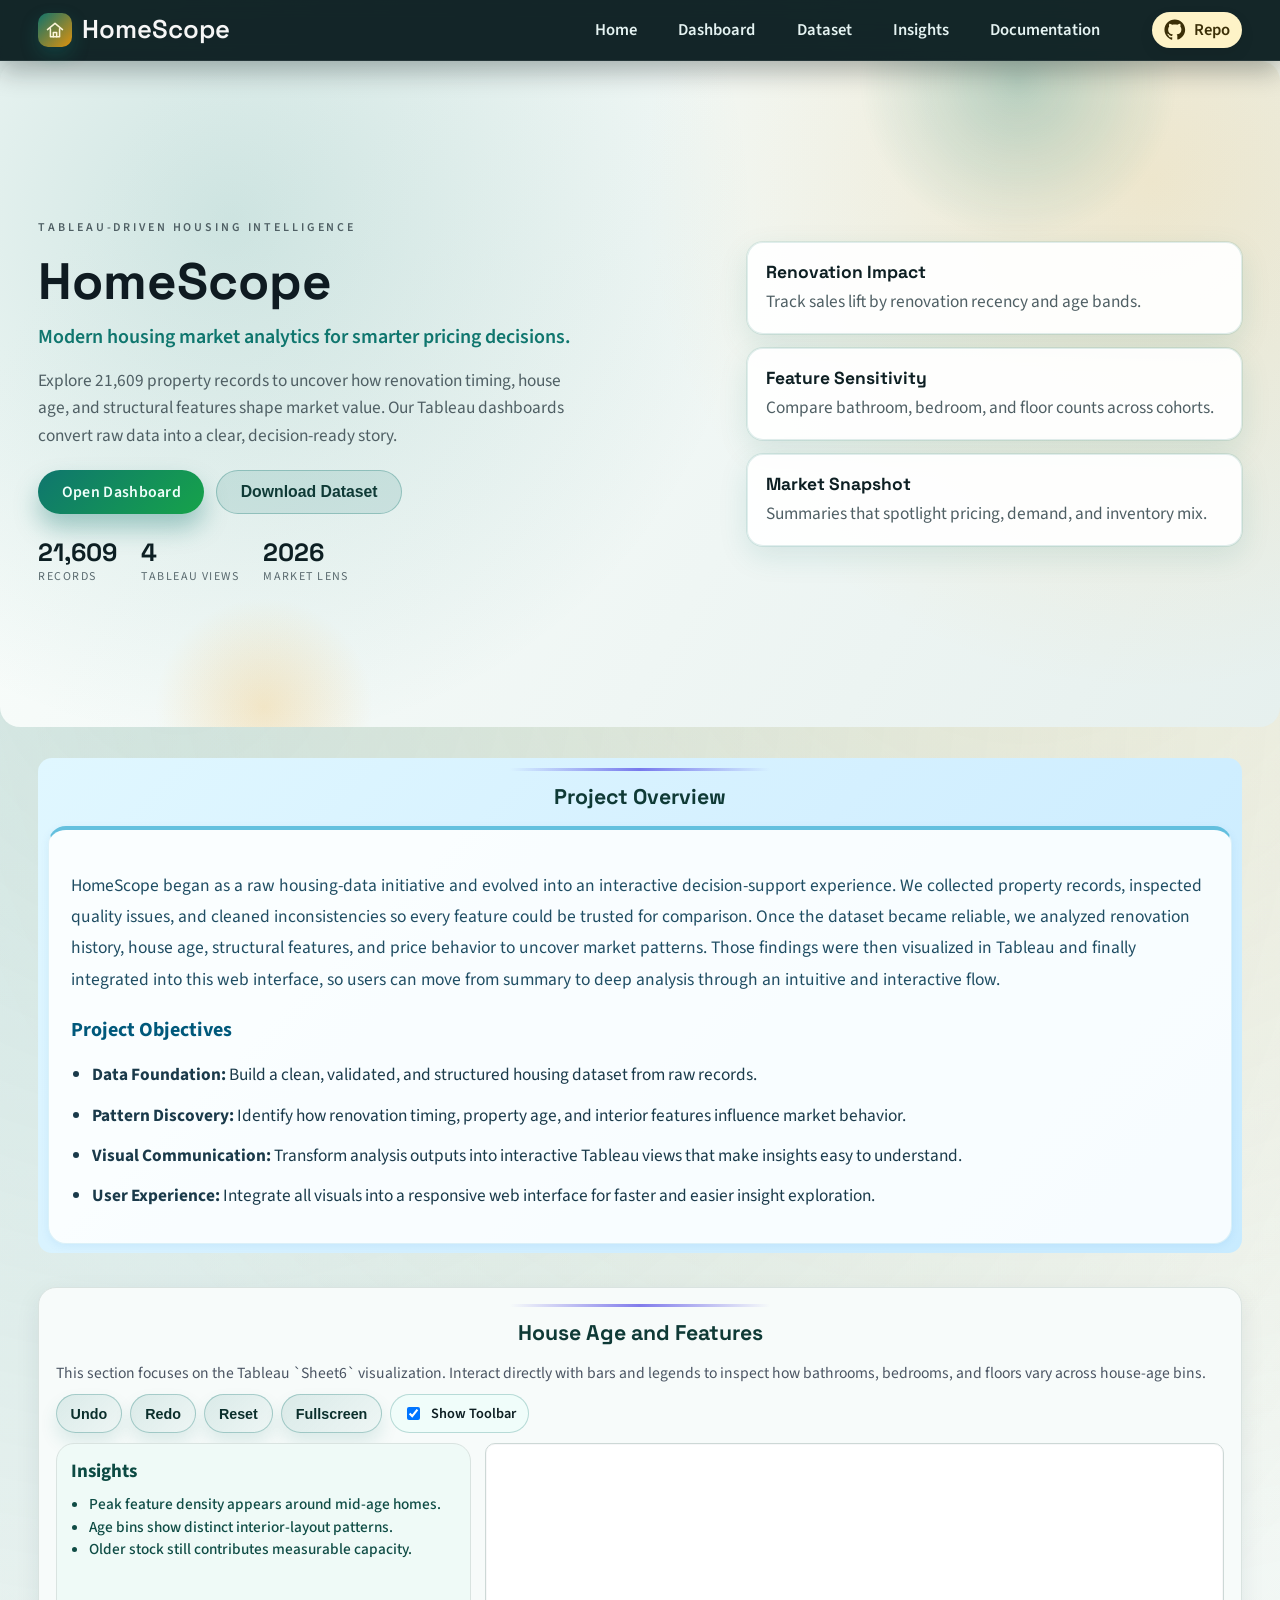
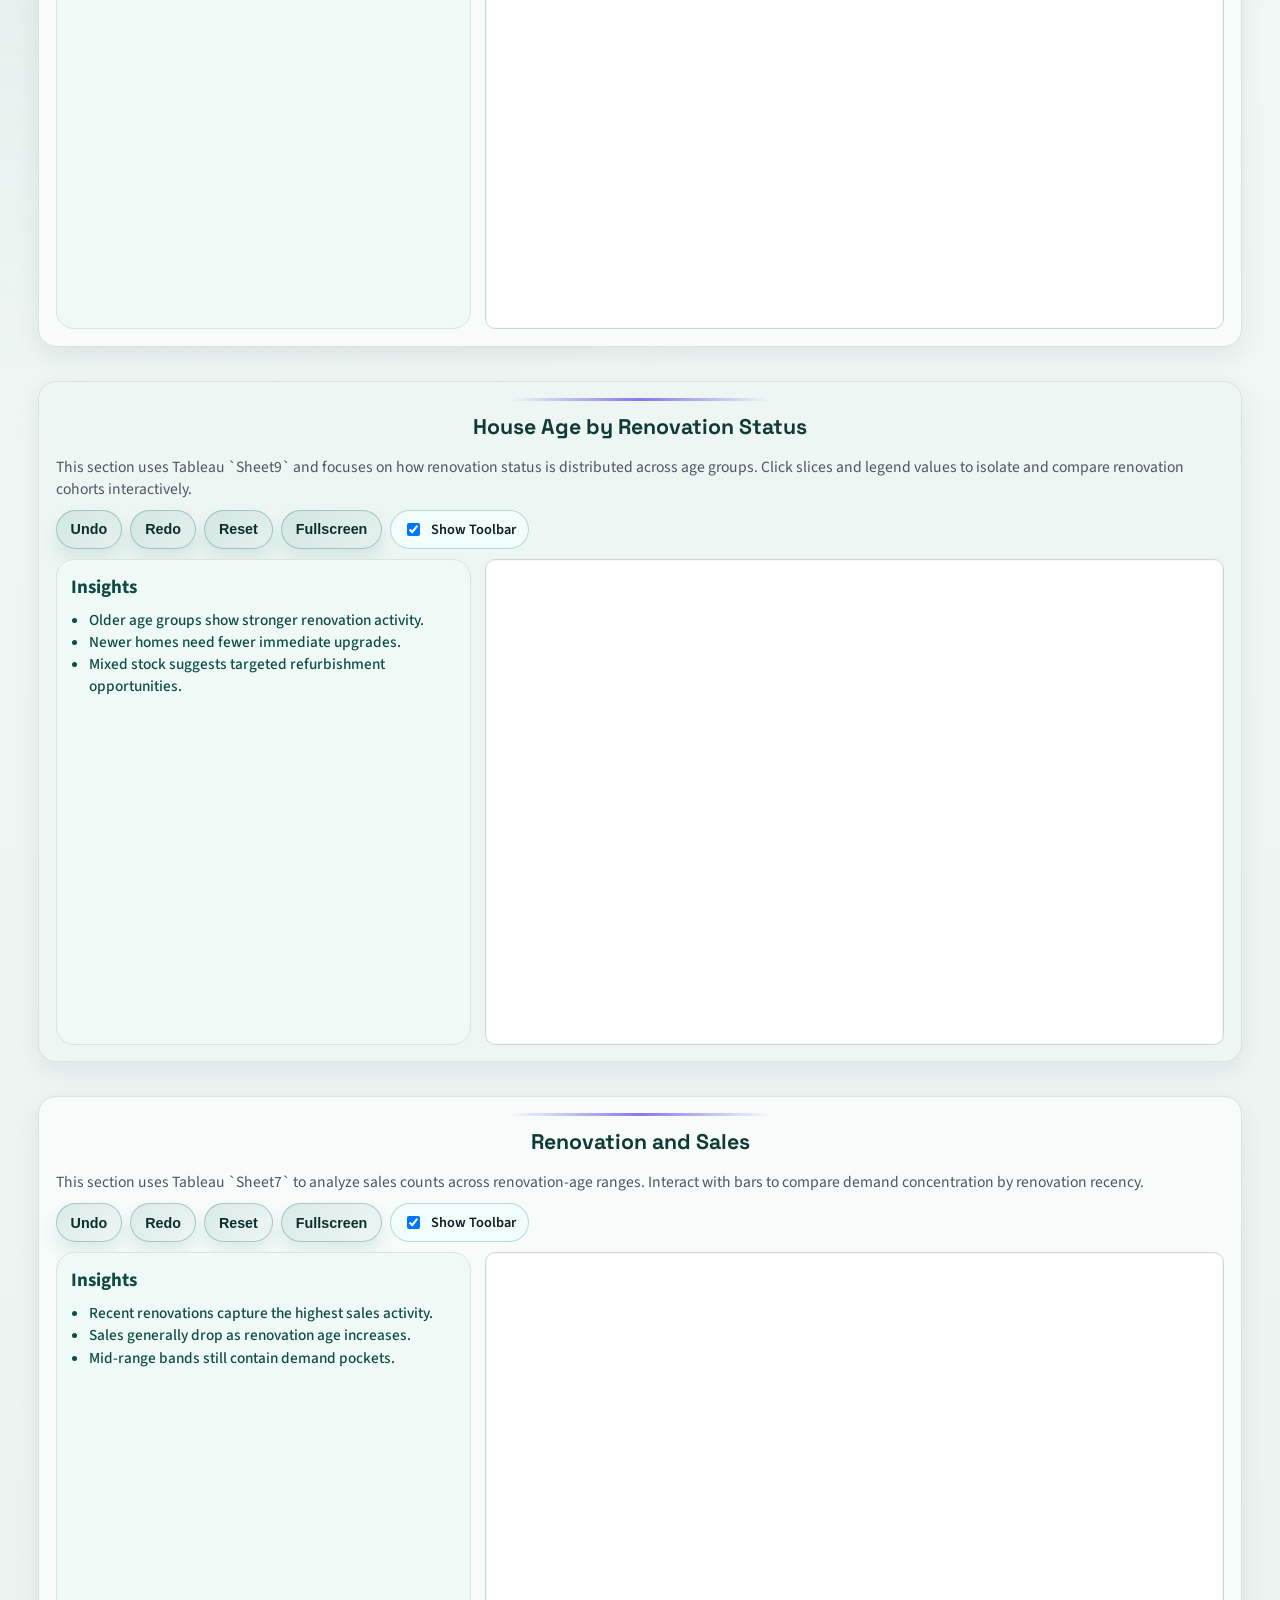
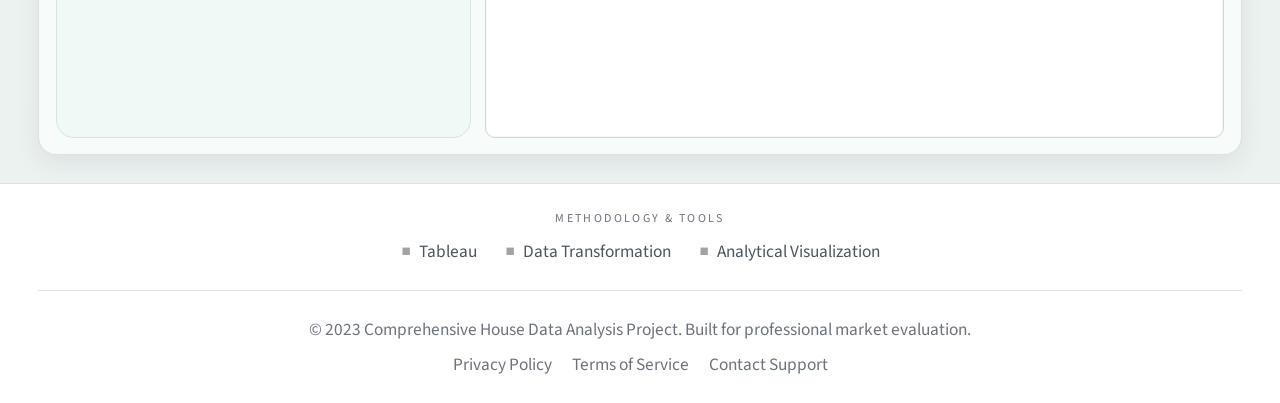
<file: index.html>
<!DOCTYPE html>
<html lang="en">
<head>
  <meta charset="UTF-8" />
  <meta name="viewport" content="width=device-width, initial-scale=1.0" />
  <meta http-equiv="refresh" content="0; url=web/templates/index.html" />
  <title>HomeScope</title>
</head>
<body>
  <p>Redirecting to HomeScope dashboard...</p>
  <p><a href="web/templates/index.html">Open Dashboard</a></p>
</body>
</html>
</file>
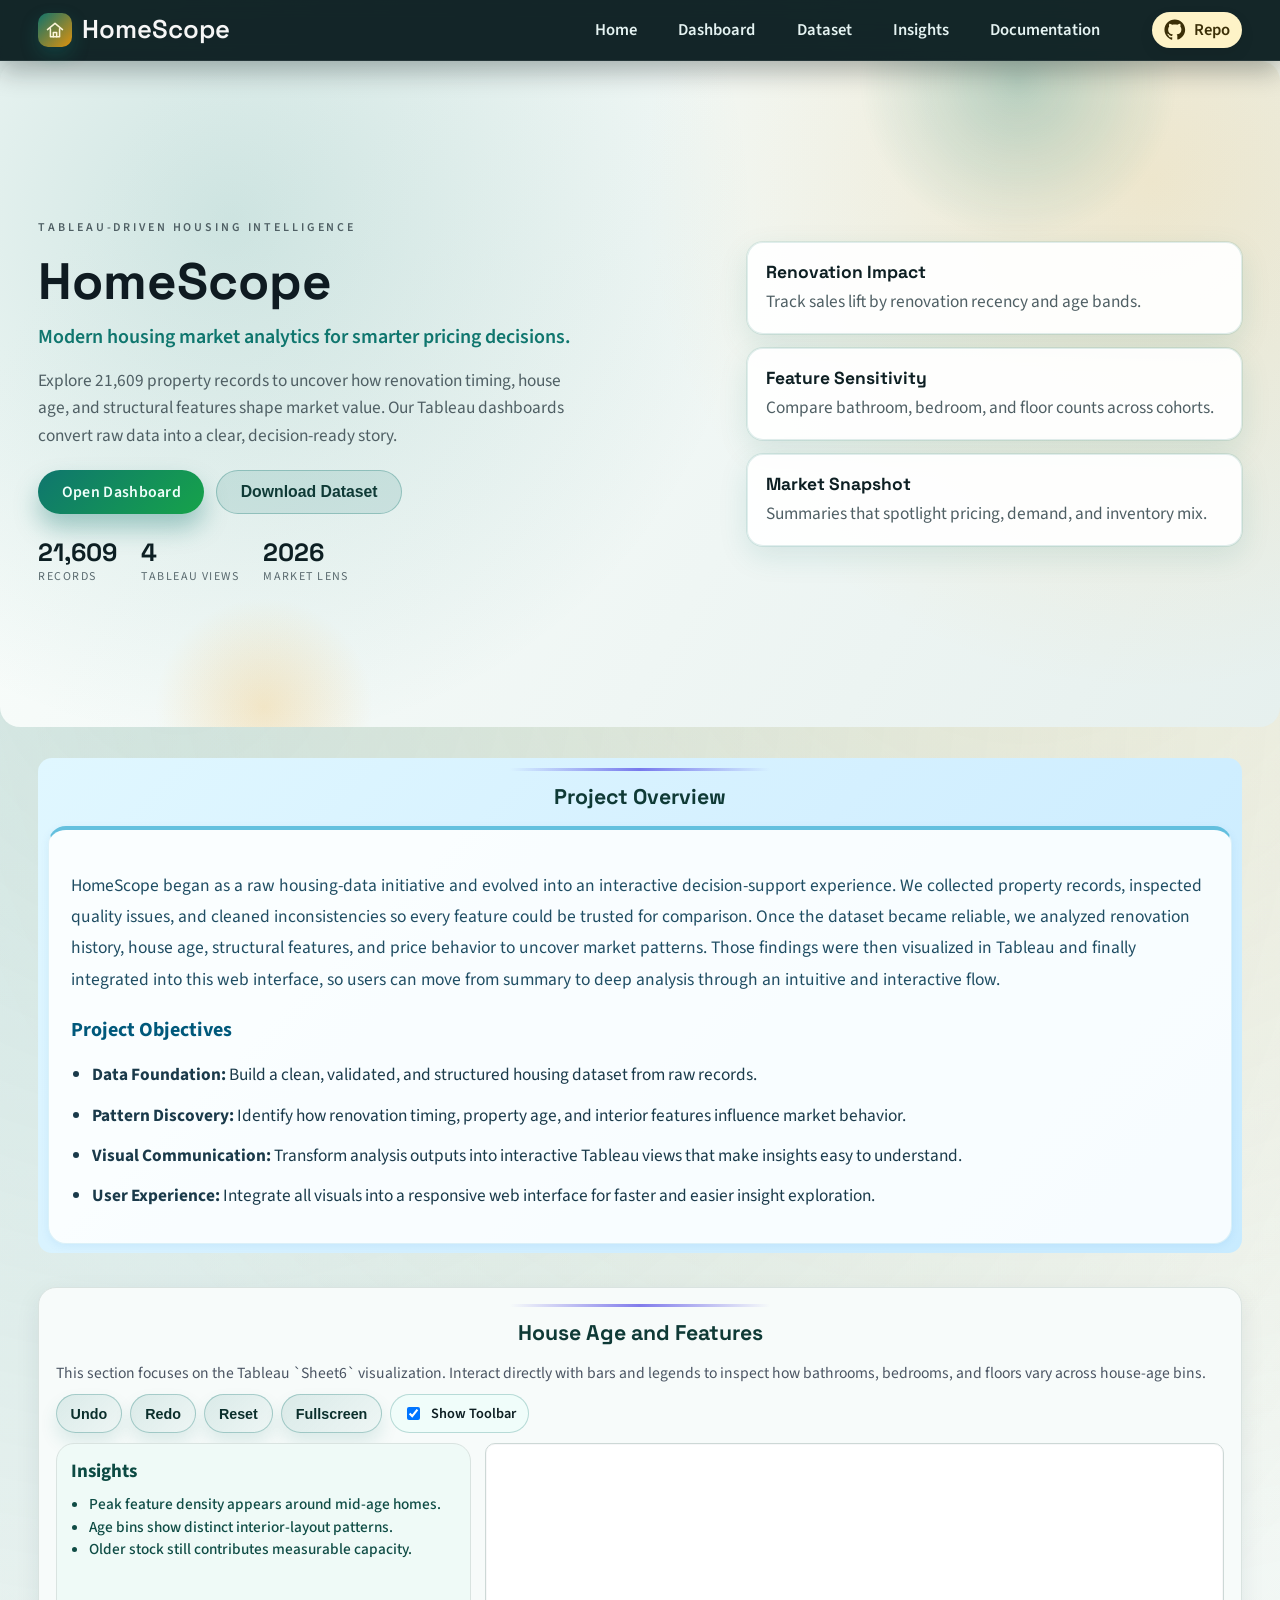
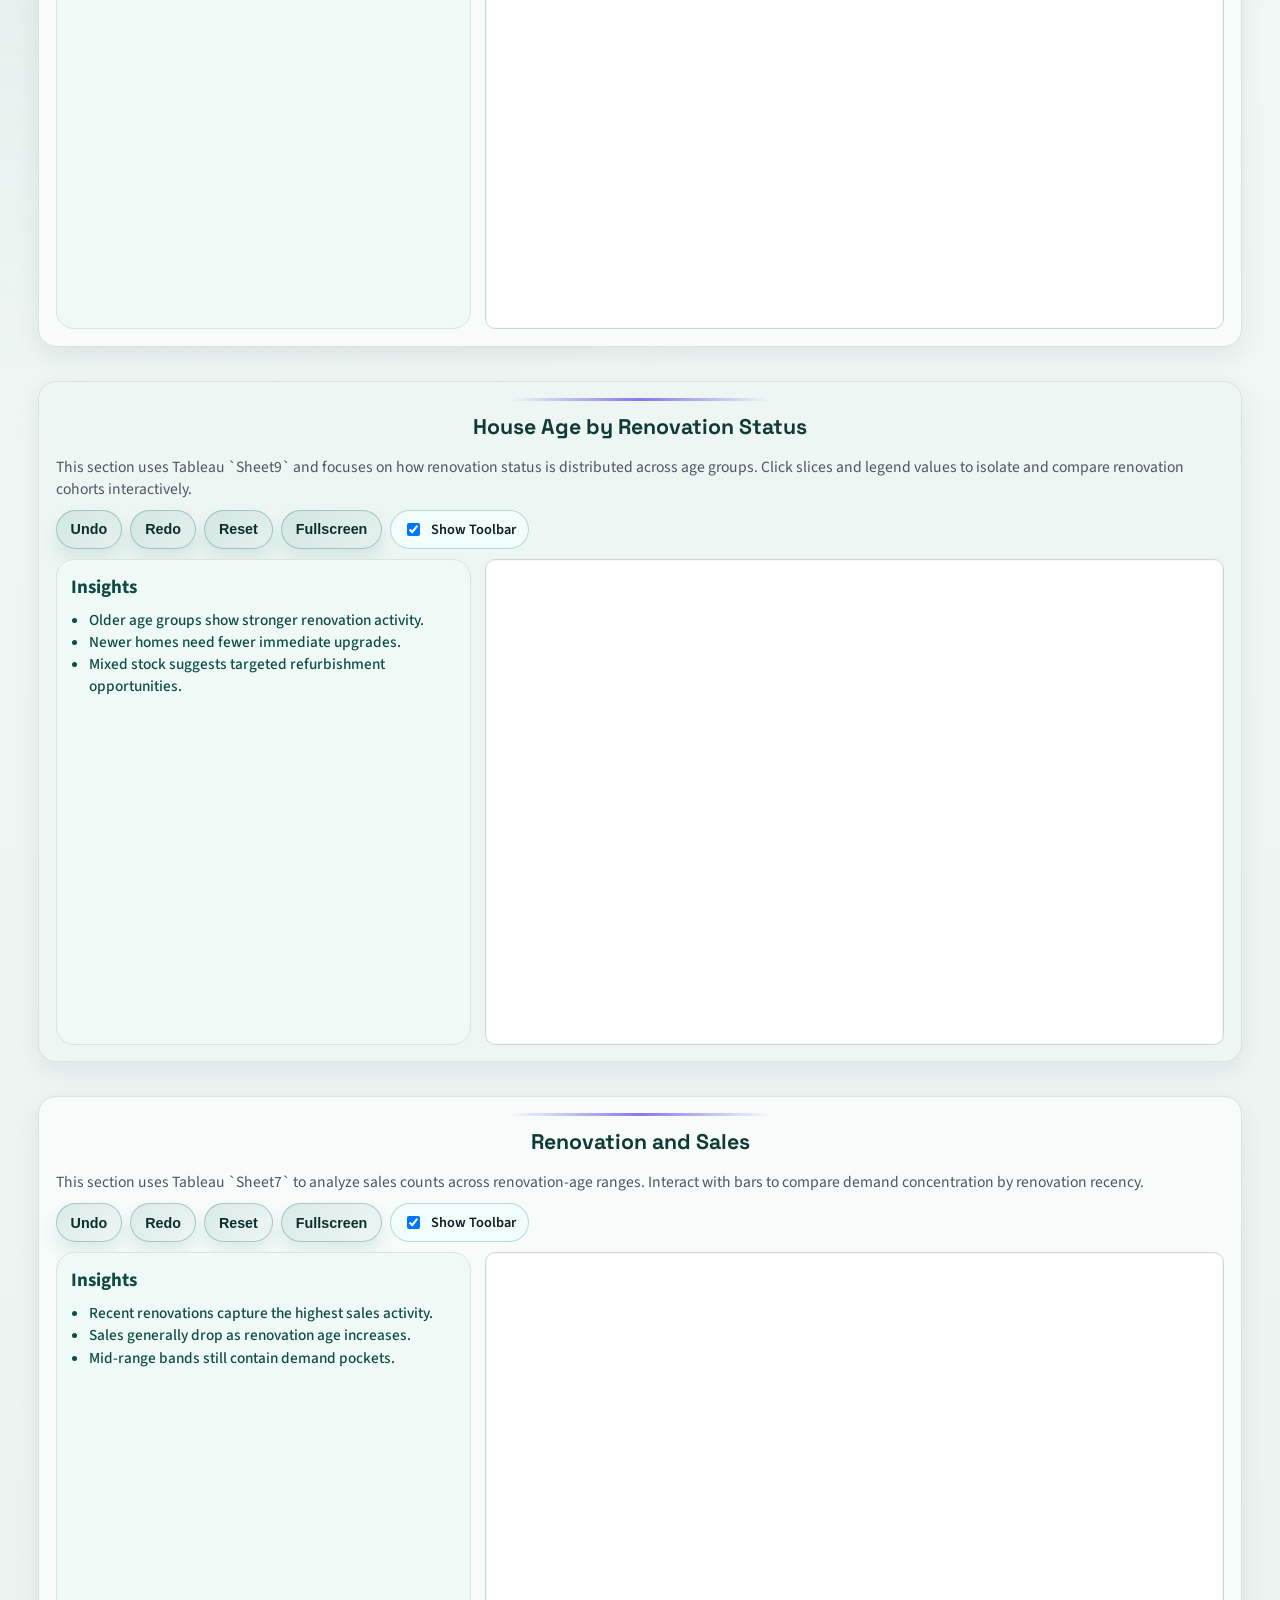
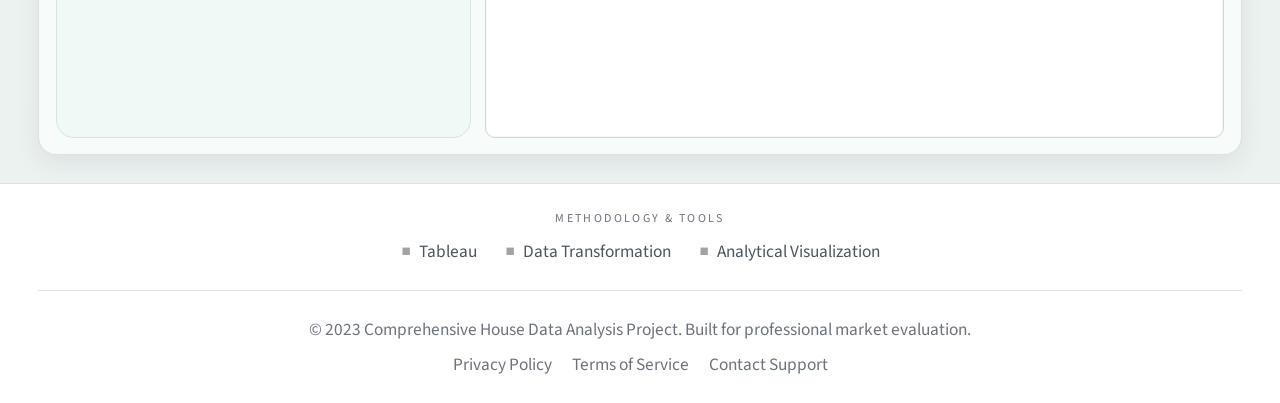
<file: web/templates/index.html>
<!DOCTYPE html>
<html lang="en">

<head>
	<meta charset="UTF-8" />
	<meta name="viewport" content="width=device-width, initial-scale=1.0" />
	<title>HomeScope | Housing Market Insights</title>
	<link rel="stylesheet" href="../static/css/style.css" />
</head>

<body>
	<header class="top-nav">
		<div class="container nav-inner">
			<div class="brand">
				<span class="brand-icon" aria-hidden="true">
					<svg viewBox="0 0 24 24" width="20" height="20" role="img" focusable="false">
						<path d="M3 11.5L12 4l9 7.5" fill="none" stroke="currentColor" stroke-width="1.8"
							stroke-linecap="round" stroke-linejoin="round" />
						<path d="M6.5 10.5V20h11V10.5" fill="none" stroke="currentColor" stroke-width="1.8"
							stroke-linecap="round" stroke-linejoin="round" />
						<path d="M10 20v-5h4v5" fill="none" stroke="currentColor" stroke-width="1.8"
							stroke-linecap="round" stroke-linejoin="round" />
					</svg>
				</span>
				<span class="brand-text">HomeScope</span>
			</div>
			<nav class="nav-links" aria-label="Main navigation">
				<a href="#top" class="nav-link">Home</a>
				<a href="dashboard.html" class="nav-link">Dashboard</a>
				<a href="dataset.html" class="nav-link">Dataset</a>
				<a href="#features" class="nav-link">Insights</a>
				<a href="https://github.com/Nova-022005/HomeScope#readme" target="_blank"
					rel="noopener noreferrer" class="nav-link">Documentation</a>
				<a class="github-link" href="https://github.com/Nova-022005/HomeScope.git" target="_blank"
					rel="noopener noreferrer" aria-label="Open GitHub repository">
					<svg class="github-icon" viewBox="0 0 24 24" aria-hidden="true" focusable="false">
						<path
							d="M12 0.5C5.65 0.5 0.5 5.65 0.5 12c0 5.08 3.29 9.38 7.86 10.9c0.58 0.1 0.79-0.25 0.79-0.56c0-0.28-0.01-1.02-0.02-2c-3.2 0.7-3.88-1.54-3.88-1.54c-0.52-1.33-1.27-1.68-1.27-1.68c-1.04-0.71 0.08-0.7 0.08-0.7c1.15 0.08 1.75 1.18 1.75 1.18c1.02 1.75 2.67 1.24 3.32 0.95c0.1-0.74 0.4-1.24 0.72-1.53c-2.55-0.29-5.24-1.28-5.24-5.68c0-1.25 0.45-2.27 1.18-3.07c-0.12-0.29-0.51-1.46 0.11-3.05c0 0 0.97-0.31 3.17 1.17c0.92-0.26 1.9-0.39 2.88-0.4c0.98 0.01 1.96 0.13 2.88 0.4c2.2-1.49 3.17-1.17 3.17-1.17c0.63 1.59 0.23 2.76 0.11 3.05c0.73 0.8 1.18 1.82 1.18 3.07c0 4.41-2.69 5.39-5.26 5.67c0.41 0.36 0.78 1.06 0.78 2.14c0 1.55-0.01 2.79-0.01 3.17c0 0.31 0.21 0.67 0.8 0.56c4.56-1.52 7.85-5.82 7.85-10.9C23.5 5.65 18.35 0.5 12 0.5z" />
					</svg>
					<span>Repo</span>
				</a>
			</nav>
		</div>
	</header>

	<main id="top">
		<section class="hero">
			<div class="container hero-grid">
				<div class="hero-copy">
					<p class="hero-eyebrow">Tableau-driven housing intelligence</p>
					<h1>HomeScope</h1>
					<h2>Modern housing market analytics for smarter pricing decisions.</h2>
					<p>
						Explore 21,609 property records to uncover how renovation timing, house age,
						and structural features shape market value. Our Tableau dashboards convert raw
						data into a clear, decision-ready story.
					</p>
					<div class="hero-actions">
						<a class="btn-primary" href="dashboard.html">Open Dashboard</a>
						<button class="btn-ghost" type="button" id="datasetBtnHero">Download Dataset</button>
					</div>
					<div class="hero-stats">
						<div>
							<span class="stat-value">21,609</span>
							<span class="stat-label">Records</span>
						</div>
						<div>
							<span class="stat-value">4</span>
							<span class="stat-label">Tableau Views</span>
						</div>
						<div>
							<span class="stat-value">2026</span>
							<span class="stat-label">Market Lens</span>
						</div>
					</div>
				</div>
				<div class="hero-visuals" aria-hidden="true">
					<div class="feature-card">
						<h3>Renovation Impact</h3>
						<p>Track sales lift by renovation recency and age bands.</p>
					</div>
					<div class="feature-card">
						<h3>Feature Sensitivity</h3>
						<p>Compare bathroom, bedroom, and floor counts across cohorts.</p>
					</div>
					<div class="feature-card">
						<h3>Market Snapshot</h3>
						<p>Summaries that spotlight pricing, demand, and inventory mix.</p>
					</div>
				</div>
			</div>
		</section>

		<section class="container project-overview" id="project-overview">
			<h3 class="section-title">Project Overview</h3>
			<div class="project-overview-card">
				<p class="overview-lead">
					HomeScope began as a raw housing-data initiative and evolved into an interactive decision-support
					experience.
					We collected property records, inspected quality issues, and cleaned inconsistencies so every
					feature could be trusted for comparison.
					Once the dataset became reliable, we analyzed renovation history, house age, structural features,
					and price behavior to uncover
					market patterns. Those findings were then visualized in Tableau and finally integrated into this web
					interface, so users can move
					from summary to deep analysis through an intuitive and interactive flow.
				</p>

				<h4>Project Objectives</h4>
				<ul class="overview-objectives">
					<li><strong>Data Foundation:</strong> Build a clean, validated, and structured housing dataset from
						raw records.</li>
					<li><strong>Pattern Discovery:</strong> Identify how renovation timing, property age, and interior
						features influence market behavior.</li>
					<li><strong>Visual Communication:</strong> Transform analysis outputs into interactive Tableau views
						that make insights easy to understand.</li>
					<li><strong>User Experience:</strong> Integrate all visuals into a responsive web interface for
						faster and easier insight exploration.</li>
				</ul>
			</div>
		</section>

		<section class="container interactive-panel" id="features" aria-label="Interactive Tableau sheet section">
			<h3 class="section-title">House Age and Features</h3>
			<p class="interactive-subtext">
				This section focuses on the Tableau `Sheet6` visualization. Interact directly with bars and legends
				to inspect how bathrooms, bedrooms, and floors vary across house-age bins.
			</p>
			<div class="viz-controls" role="group" aria-label="Tableau controls">
				<button id="undoBtn" type="button">Undo</button>
				<button id="redoBtn" type="button">Redo</button>
				<button id="resetBtn" type="button">Reset</button>
				<button id="fullscreenBtn" type="button">Fullscreen</button>
				<label class="toolbar-toggle" for="toolbarToggle">
					<input id="toolbarToggle" type="checkbox" checked />
					Show Toolbar
				</label>
			</div>

			<div class="analysis-grid">
				<aside class="observations-card">
					<h4>Insights</h4>
					<ul>
						<li>Peak feature density appears around mid-age homes.</li>
						<li>Age bins show distinct interior-layout patterns.</li>
						<li>Older stock still contributes measurable capacity.</li>
					</ul>
				</aside>

				<div id="tableauMount" class="tableau-mount" aria-live="polite">
					<noscript>
						<a href="https://public.tableau.com/views/completeskillwalletproject_17735011013020/Sheet6">
							<img alt="House Age Distribution by Number of Bathrooms, Bedrooms, and Floors"
								src="https://public.tableau.com/static/images/co/completeskillwalletproject_17735011013020/Sheet6/1_rss.png"
								style="border: none" />
						</a>
					</noscript>
				</div>
			</div>
		</section>

		<section class="container interactive-panel" aria-label="Interactive renovation status section">
			<h3 class="section-title"> House Age by Renovation Status</h3>
			<p class="interactive-subtext">
				This section uses Tableau `Sheet9` and focuses on how renovation status is distributed across age
				groups.
				Click slices and legend values to isolate and compare renovation cohorts interactively.
			</p>
			<div class="viz-controls" role="group" aria-label="Tableau controls for renovation view">
				<button id="undoBtn2" type="button">Undo</button>
				<button id="redoBtn2" type="button">Redo</button>
				<button id="resetBtn2" type="button">Reset</button>
				<button id="fullscreenBtn2" type="button">Fullscreen</button>
				<label class="toolbar-toggle" for="toolbarToggle2">
					<input id="toolbarToggle2" type="checkbox" checked />
					Show Toolbar
				</label>
			</div>

			<div class="analysis-grid">
				<aside class="observations-card">
					<h4>Insights</h4>
					<ul>
						<li>Older age groups show stronger renovation activity.</li>
						<li>Newer homes need fewer immediate upgrades.</li>
						<li>Mixed stock suggests targeted refurbishment opportunities.</li>
					</ul>
				</aside>

				<div id="tableauMountRenovation" class="tableau-mount" aria-live="polite">
					<noscript>
						<a href="https://public.tableau.com/views/completeskillwalletproject_17735011013020/Sheet9">
							<img alt="Distribution of House Age by Renovation Status"
								src="https://public.tableau.com/static/images/co/completeskillwalletproject_17735011013020/Sheet9/1_rss.png"
								style="border: none" />
						</a>
					</noscript>
				</div>
			</div>
		</section>

		<section class="container interactive-panel" aria-label="Interactive sales by renovation years section">
			<h3 class="section-title">Renovation and Sales</h3>
			<p class="interactive-subtext">
				This section uses Tableau `Sheet7` to analyze sales counts across renovation-age ranges.
				Interact with bars to compare demand concentration by renovation recency.
			</p>
			<div class="viz-controls" role="group" aria-label="Tableau controls for sales view">
				<button id="undoBtn3" type="button">Undo</button>
				<button id="redoBtn3" type="button">Redo</button>
				<button id="resetBtn3" type="button">Reset</button>
				<button id="fullscreenBtn3" type="button">Fullscreen</button>
				<label class="toolbar-toggle" for="toolbarToggle3">
					<input id="toolbarToggle3" type="checkbox" checked />
					Show Toolbar
				</label>
			</div>

			<div class="analysis-grid">
				<aside class="observations-card">
					<h4>Insights</h4>
					<ul>
						<li>Recent renovations capture the highest sales activity.</li>
						<li>Sales generally drop as renovation age increases.</li>
						<li>Mid-range bands still contain demand pockets.</li>
					</ul>
				</aside>

				<div id="tableauMountSales" class="tableau-mount" aria-live="polite">
					<noscript>
						<a href="https://public.tableau.com/views/completeskillwalletproject_17735011013020/Sheet7">
							<img alt="Total Sales By Years Since Renovation"
								src="https://public.tableau.com/static/images/co/completeskillwalletproject_17735011013020/Sheet7/1_rss.png"
								style="border: none" />
						</a>
					</noscript>
				</div>
			</div>
		</section>


	</main>

	<footer id="documentation">
		<div class="container footer-top">
			<p class="footer-title">Methodology &amp; Tools</p>
			<ul>
				<li>Tableau</li>
				<li>Data Transformation</li>
				<li>Analytical Visualization</li>
			</ul>
		</div>
		<div class="container footer-bottom">
			<p>© 2023 Comprehensive House Data Analysis Project. Built for professional market evaluation.</p>
			<div class="footer-links">
				<a href="#">Privacy Policy</a>
				<a href="#">Terms of Service</a>
				<a href="#">Contact Support</a>
			</div>
		</div>
	</footer>

	<!-- Dataset Download Dialog -->
	<div id="datasetModal" class="dataset-modal">
		<div class="dataset-modal-content">
			<div class="modal-header">
				<h3>Download Housing Dataset</h3>
				<button id="closeModalBtn" class="modal-close" aria-label="Close dialog">&times;</button>
			</div>
			<div class="modal-body">
				<div class="dataset-info">
					<div class="info-item">
						<span class="info-label">Total Records:</span>
						<span class="info-value">21,609 rows</span>
					</div>
					<div class="info-item">
						<span class="info-label">Size:</span>
						<span class="info-value">4.8 MB</span>
					</div>
					<div class="info-item">
						<span class="info-label">tyle:</span>
						<span class="info-value">.csv</span>
					</div>
					<div class="info-item">
						<span class="info-label">content</span>
						<span class="info-value">Housing_dataset</span>
					</div>
				</div>
				<p class="modal-description">
					This dataset contains comprehensive housing information including property characteristics,
					renovation details, and market pricing. Ready for analysis and visualization.
				</p>
			</div>
			<div class="modal-footer">
				<button id="cancelBtn" class="modal-btn modal-btn-cancel">Cancel</button>
				<button id="downloadConfirmBtn" class="modal-btn modal-btn-download">📥 Download CSV</button>
			</div>
		</div>
	</div>
	<div id="modalBackdrop" class="modal-backdrop"></div>

	<script type="module" src="../static/js/main.js"></script>
</body>

</html>
</file>
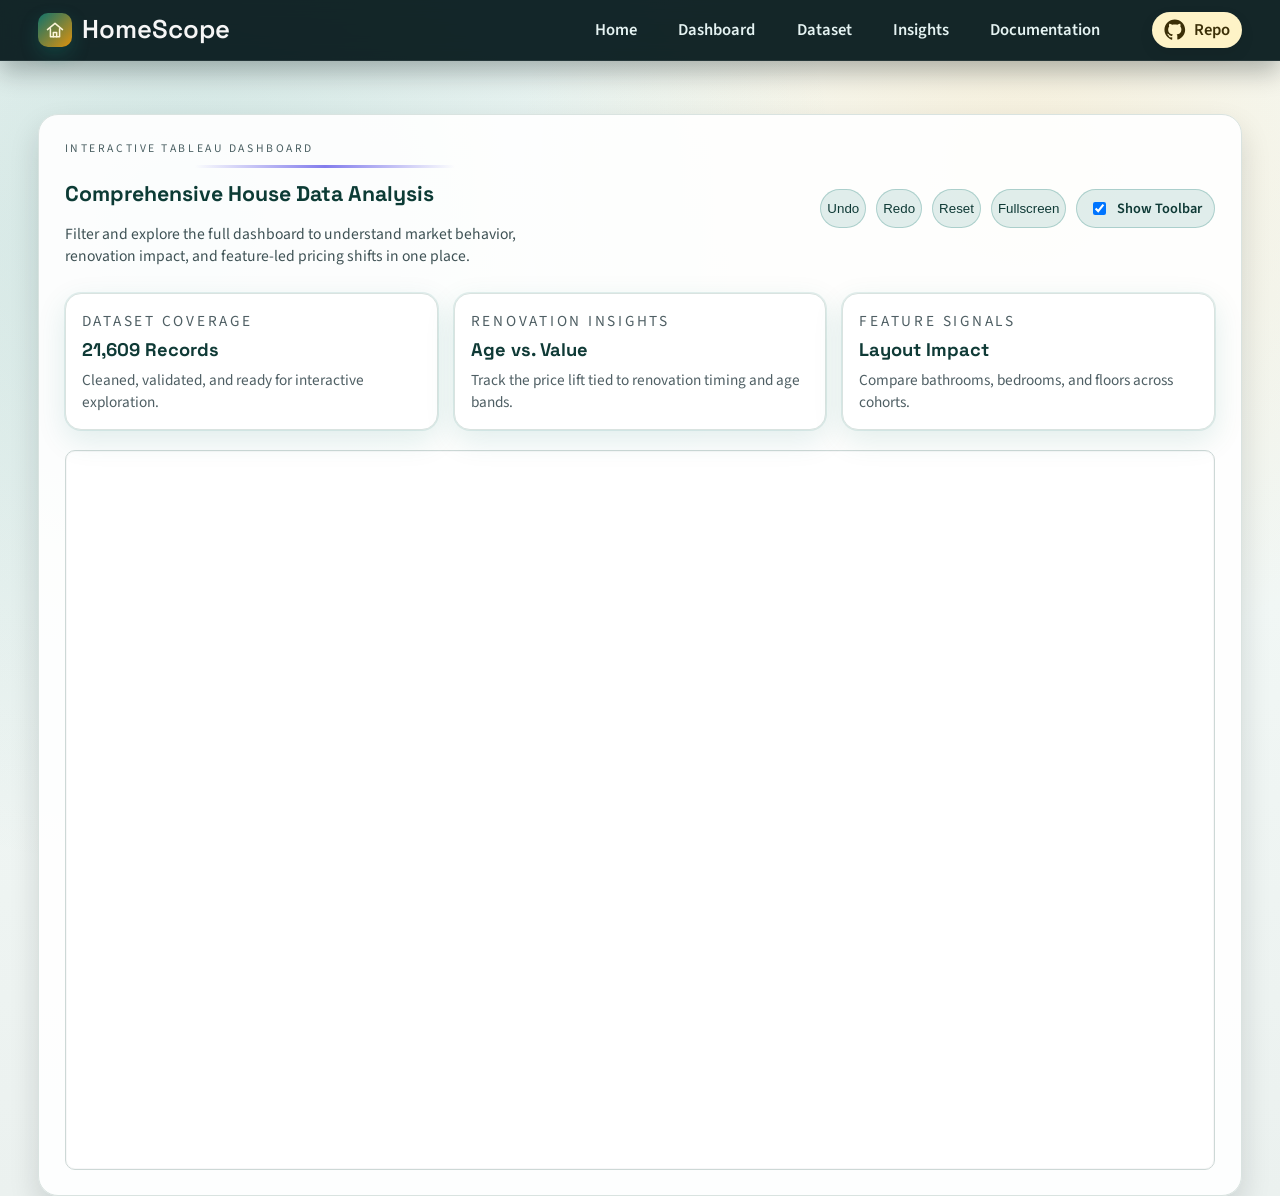
<file: web/templates/dashboard.html>
<!DOCTYPE html>
<html lang="en">

<head>
    <meta charset="UTF-8" />
    <meta name="viewport" content="width=device-width, initial-scale=1.0" />
    <title>HomeScope | Dashboard</title>
    <link rel="stylesheet" href="../static/css/style.css" />
</head>

<body>
    <header class="top-nav">
        <div class="container nav-inner">
            <div class="brand">
                <span class="brand-icon" aria-hidden="true">
                    <svg viewBox="0 0 24 24" width="20" height="20" role="img" focusable="false">
                        <path d="M3 11.5L12 4l9 7.5" fill="none" stroke="currentColor" stroke-width="1.8"
                            stroke-linecap="round" stroke-linejoin="round" />
                        <path d="M6.5 10.5V20h11V10.5" fill="none" stroke="currentColor" stroke-width="1.8"
                            stroke-linecap="round" stroke-linejoin="round" />
                        <path d="M10 20v-5h4v5" fill="none" stroke="currentColor" stroke-width="1.8"
                            stroke-linecap="round" stroke-linejoin="round" />
                    </svg>
                </span>
                <span class="brand-text">HomeScope</span>
            </div>
            <nav class="nav-links" aria-label="Main navigation">
                <a href="index.html" class="nav-link">Home</a>
                <a href="dashboard.html" class="nav-link">Dashboard</a>
                <a href="dataset.html" class="nav-link">Dataset</a>
                <a href="index.html#features" class="nav-link">Insights</a>
                <a href="https://github.com/Nova-022005/HomeScope#readme" target="_blank"
                    rel="noopener noreferrer" class="nav-link">Documentation</a>
                <a class="github-link" href="https://github.com/Nova-022005/HomeScope.git" target="_blank"
                    rel="noopener noreferrer" aria-label="Open GitHub repository">
                    <svg class="github-icon" viewBox="0 0 24 24" aria-hidden="true" focusable="false">
                        <path
                            d="M12 0.5C5.65 0.5 0.5 5.65 0.5 12c0 5.08 3.29 9.38 7.86 10.9c0.58 0.1 0.79-0.25 0.79-0.56c0-0.28-0.01-1.02-0.02-2c-3.2 0.7-3.88-1.54-3.88-1.54c-0.52-1.33-1.27-1.68-1.27-1.68c-1.04-0.71 0.08-0.7 0.08-0.7c1.15 0.08 1.75 1.18 1.75 1.18c1.02 1.75 2.67 1.24 3.32 0.95c0.1-0.74 0.4-1.24 0.72-1.53c-2.55-0.29-5.24-1.28-5.24-5.68c0-1.25 0.45-2.27 1.18-3.07c-0.12-0.29-0.51-1.46 0.11-3.05c0 0 0.97-0.31 3.17 1.17c0.92-0.26 1.9-0.39 2.88-0.4c0.98 0.01 1.96 0.13 2.88 0.4c2.2-1.49 3.17-1.17 3.17-1.17c0.63 1.59 0.23 2.76 0.11 3.05c0.73 0.8 1.18 1.82 1.18 3.07c0 4.41-2.69 5.39-5.26 5.67c0.41 0.36 0.78 1.06 0.78 2.14c0 1.55-0.01 2.79-0.01 3.17c0 0.31 0.21 0.67 0.8 0.56c4.56-1.52 7.85-5.82 7.85-10.9C23.5 5.65 18.35 0.5 12 0.5z" />
                    </svg>
                    <span>Repo</span>
                </a>
            </nav>
        </div>
    </header>

    <main class="dashboard-page">
        <section class="container dashboard-panel dashboard-panel--light" aria-label="Dashboard section">
            <div class="dashboard-header">
                <div>
                    <p class="section-kicker">Interactive Tableau dashboard</p>
                    <h3 class="section-title">Comprehensive House Data Analysis</h3>
                    <p class="interactive-subtext">
                        Filter and explore the full dashboard to understand market behavior, renovation
                        impact, and feature-led pricing shifts in one place.
                    </p>
                </div>
                <div class="dashboard-actions">
                    <button id="undoBtnDashboard" type="button">Undo</button>
                    <button id="redoBtnDashboard" type="button">Redo</button>
                    <button id="resetBtnDashboard" type="button">Reset</button>
                    <button id="fullscreenBtnDashboard" type="button">Fullscreen</button>
                    <label class="toolbar-toggle" for="toolbarToggleDashboard">
                        <input id="toolbarToggleDashboard" type="checkbox" checked />
                        Show Toolbar
                    </label>
                </div>
            </div>

            <div class="dashboard-summary">
                <div class="summary-card">
                    <p class="summary-label">Dataset Coverage</p>
                    <h4>21,609 Records</h4>
                    <p>Cleaned, validated, and ready for interactive exploration.</p>
                </div>
                <div class="summary-card">
                    <p class="summary-label">Renovation Insights</p>
                    <h4>Age vs. Value</h4>
                    <p>Track the price lift tied to renovation timing and age bands.</p>
                </div>
                <div class="summary-card">
                    <p class="summary-label">Feature Signals</p>
                    <h4>Layout Impact</h4>
                    <p>Compare bathrooms, bedrooms, and floors across cohorts.</p>
                </div>
            </div>

            <div id="tableauMountDashboard" class="tableau-mount tableau-mount--summary" aria-live="polite">
                <noscript>
                    <a href="https://public.tableau.com/views/completeskillwalletproject/Dashboard1">
                        <img alt="Comprehensive House Data Analysis"
                            src="https://public.tableau.com/static/images/co/completeskillwalletproject/Dashboard1/1_rss.png"
                            style="border: none" />
                    </a>
                </noscript>
            </div>
        </section>
    </main>

    <!-- Dataset Download Dialog -->
    <div id="datasetModal" class="dataset-modal">
        <div class="dataset-modal-content">
            <div class="modal-header">
                <h3>Download Housing Dataset</h3>
                <button id="closeModalBtn" class="modal-close" aria-label="Close dialog">&times;</button>
            </div>
            <div class="modal-body">
                <div class="dataset-info">
                    <div class="info-item">
                        <span class="info-label">Total Records:</span>
                        <span class="info-value">21,609 rows</span>
                    </div>
                    <div class="info-item">
                        <span class="info-label">Size:</span>
                        <span class="info-value">4.8 MB</span>
                    </div>
                    <div class="info-item">
                        <span class="info-label">Type:</span>
                        <span class="info-value">.csv</span>
                    </div>
                    <div class="info-item">
                        <span class="info-label">Content:</span>
                        <span class="info-value">Housing_dataset</span>
                    </div>
                </div>
                <p class="modal-description">
                    This dataset contains comprehensive housing information including property characteristics,
                    renovation details, and market pricing. Ready for analysis and visualization.
                </p>
            </div>
            <div class="modal-footer">
                <button id="cancelBtn" class="modal-btn modal-btn-cancel">Cancel</button>
                <button id="downloadConfirmBtn" class="modal-btn modal-btn-download">📥 Download CSV</button>
            </div>
        </div>
    </div>
    <div id="modalBackdrop" class="modal-backdrop"></div>

    <script type="module" src="../static/js/main.js"></script>
</body>

</html>
</file>
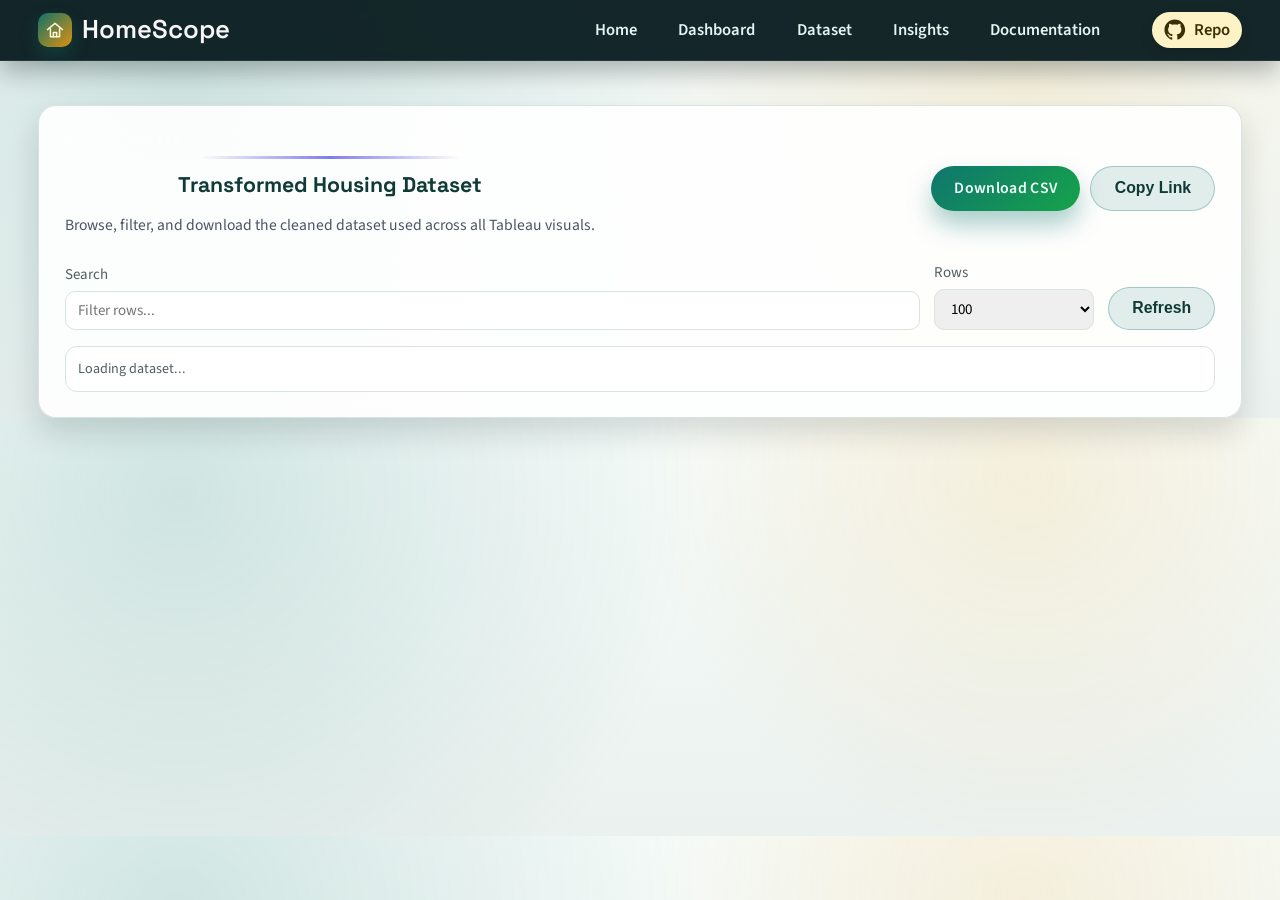
<file: web/templates/dataset.html>
<!DOCTYPE html>
<html lang="en">

<head>
    <meta charset="UTF-8" />
    <meta name="viewport" content="width=device-width, initial-scale=1.0" />
    <title>HomeScope | Dataset</title>
    <link rel="stylesheet" href="../static/css/style.css" />
</head>

<body>
    <header class="top-nav">
        <div class="container nav-inner">
            <div class="brand">
                <span class="brand-icon" aria-hidden="true">
                    <svg viewBox="0 0 24 24" width="20" height="20" role="img" focusable="false">
                        <path d="M3 11.5L12 4l9 7.5" fill="none" stroke="currentColor" stroke-width="1.8"
                            stroke-linecap="round" stroke-linejoin="round" />
                        <path d="M6.5 10.5V20h11V10.5" fill="none" stroke="currentColor" stroke-width="1.8"
                            stroke-linecap="round" stroke-linejoin="round" />
                        <path d="M10 20v-5h4v5" fill="none" stroke="currentColor" stroke-width="1.8"
                            stroke-linecap="round" stroke-linejoin="round" />
                    </svg>
                </span>
                <span class="brand-text">HomeScope</span>
            </div>
            <nav class="nav-links" aria-label="Main navigation">
                <a href="index.html" class="nav-link">Home</a>
                <a href="dashboard.html" class="nav-link">Dashboard</a>
                <a href="dataset.html" class="nav-link">Dataset</a>
                <a href="index.html#features" class="nav-link">Insights</a>
                <a href="https://github.com/Nova-022005/HomeScope#readme" target="_blank"
                    rel="noopener noreferrer" class="nav-link">Documentation</a>
                <a class="github-link" href="https://github.com/Nova-022005/HomeScope.git" target="_blank"
                    rel="noopener noreferrer" aria-label="Open GitHub repository">
                    <svg class="github-icon" viewBox="0 0 24 24" aria-hidden="true" focusable="false">
                        <path
                            d="M12 0.5C5.65 0.5 0.5 5.65 0.5 12c0 5.08 3.29 9.38 7.86 10.9c0.58 0.1 0.79-0.25 0.79-0.56c0-0.28-0.01-1.02-0.02-2c-3.2 0.7-3.88-1.54-3.88-1.54c-0.52-1.33-1.27-1.68-1.27-1.68c-1.04-0.71 0.08-0.7 0.08-0.7c1.15 0.08 1.75 1.18 1.75 1.18c1.02 1.75 2.67 1.24 3.32 0.95c0.1-0.74 0.4-1.24 0.72-1.53c-2.55-0.29-5.24-1.28-5.24-5.68c0-1.25 0.45-2.27 1.18-3.07c-0.12-0.29-0.51-1.46 0.11-3.05c0 0 0.97-0.31 3.17 1.17c0.92-0.26 1.9-0.39 2.88-0.4c0.98 0.01 1.96 0.13 2.88 0.4c2.2-1.49 3.17-1.17 3.17-1.17c0.63 1.59 0.23 2.76 0.11 3.05c0.73 0.8 1.18 1.82 1.18 3.07c0 4.41-2.69 5.39-5.26 5.67c0.41 0.36 0.78 1.06 0.78 2.14c0 1.55-0.01 2.79-0.01 3.17c0 0.31 0.21 0.67 0.8 0.56c4.56-1.52 7.85-5.82 7.85-10.9C23.5 5.65 18.35 0.5 12 0.5z" />
                    </svg>
                    <span>Repo</span>
                </a>
            </nav>
        </div>
    </header>

    <main class="dataset-page">
        <section class="container dataset-panel">
            <div class="dataset-hero">
                <div>
                    <p class="section-kicker">Dataset access</p>
                    <h3 class="section-title">Transformed Housing Dataset</h3>
                    <p class="interactive-subtext">
                        Browse, filter, and download the cleaned dataset used across all Tableau visuals.
                    </p>
                </div>
                <div class="dataset-actions">
                    <a class="btn-primary" data-dataset-link download>Download CSV</a>
                    <button class="btn-ghost" id="copyDatasetLink" type="button">Copy Link</button>
                </div>
            </div>

            <div class="dataset-controls">
                <label>
                    <span>Search</span>
                    <input id="datasetSearch" type="text" placeholder="Filter rows..." />
                </label>
                <label>
                    <span>Rows</span>
                    <select id="datasetLimit">
                        <option value="25">25</option>
                        <option value="50">50</option>
                        <option value="100" selected>100</option>
                        <option value="250">250</option>
                    </select>
                </label>
                <button class="btn-ghost" id="datasetRefresh" type="button">Refresh</button>
            </div>

            <div class="dataset-table-wrap">
                <table class="dataset-table" id="datasetTable">
                    <thead></thead>
                    <tbody></tbody>
                </table>
                <p class="dataset-note" id="datasetStatus">Loading dataset...</p>
            </div>
        </section>
    </main>

    <!-- Dataset Download Dialog -->
    <div id="datasetModal" class="dataset-modal">
        <div class="dataset-modal-content">
            <div class="modal-header">
                <h3>Download Housing Dataset</h3>
                <button id="closeModalBtn" class="modal-close" aria-label="Close dialog">&times;</button>
            </div>
            <div class="modal-body">
                <div class="dataset-info">
                    <div class="info-item">
                        <span class="info-label">Total Records:</span>
                        <span class="info-value">21,609 rows</span>
                    </div>
                    <div class="info-item">
                        <span class="info-label">Size:</span>
                        <span class="info-value">4.8 MB</span>
                    </div>
                    <div class="info-item">
                        <span class="info-label">Type:</span>
                        <span class="info-value">.csv</span>
                    </div>
                    <div class="info-item">
                        <span class="info-label">Content:</span>
                        <span class="info-value">Housing_dataset</span>
                    </div>
                </div>
                <p class="modal-description">
                    This dataset contains comprehensive housing information including property characteristics,
                    renovation details, and market pricing. Ready for analysis and visualization.
                </p>
            </div>
            <div class="modal-footer">
                <button id="cancelBtn" class="modal-btn modal-btn-cancel">Cancel</button>
                <button id="downloadConfirmBtn" class="modal-btn modal-btn-download">📥 Download CSV</button>
            </div>
        </div>
    </div>
    <div id="modalBackdrop" class="modal-backdrop"></div>

    <script type="module" src="../static/js/main.js"></script>
</body>

</html>
</file>
<file: web/static/css/style.css>
@import url("https://fonts.googleapis.com/css2?family=Space+Grotesk:wght@400;500;600;700&family=Source+Sans+3:wght@400;500;600&display=swap");

:root {
	--bg: #edf4f2;
	--surface: #ffffff;
	--surface-soft: #f2f7f6;
	--text: #0d1f23;
	--muted: #4f5f64;
	--line: #d9e3e0;
	--accent: #0f766e;
	--accent-strong: #0b3a35;
	--accent-warm: #f59e0b;
	--summary-bg: #0a1f24;
	--radius: 18px;
	--shadow: 0 14px 30px rgba(8, 24, 26, 0.14);
	--glow: 0 0 0 1px rgba(15, 118, 110, 0.1), 0 10px 30px rgba(15, 118, 110, 0.12);
}

* {
	box-sizing: border-box;
}

html,
body {
	margin: 0;
	padding: 0;
	background: radial-gradient(circle at 14% 18%, rgba(15, 118, 110, 0.16), transparent 45%),
		radial-gradient(circle at 80% 14%, rgba(245, 158, 11, 0.12), transparent 35%),
		linear-gradient(180deg, #f6fbf9 0%, #f1f7f5 50%, #ebf1ef 100%);
	color: var(--text);
	font-family: "Source Sans 3", "Segoe UI", Arial, sans-serif;
	font-size: clamp(0.95rem, 0.2vw + 0.9rem, 1.04rem);
}

.container {
	width: min(94vw, 110rem);
	margin: 0 auto;
}

.top-nav {
	position: sticky;
	top: 0;
	z-index: 100;
	background: rgba(8, 27, 30, 0.95);
	border-bottom: 1px solid rgba(255, 255, 255, 0.08);
	backdrop-filter: blur(10px);
	box-shadow: 0 10px 26px rgba(4, 15, 18, 0.3);
}

.nav-inner {
	height: clamp(3.6rem, 5.2vh, 4.3rem);
	padding: 6px 0;
	display: flex;
	align-items: center;
	justify-content: space-between;
}

.brand {
	display: flex;
	gap: 10px;
	align-items: center;
	font-weight: 600;
	font-size: clamp(1.2rem, 0.8vw + 1rem, 1.55rem);
	color: #f6f6f6;
	font-family: "Space Grotesk", "Source Sans 3", sans-serif;
}

.brand-icon {
	width: 34px;
	height: 34px;
	display: grid;
	place-items: center;
	border-radius: 10px;
	background: linear-gradient(135deg, rgba(15, 118, 110, 0.95), rgba(245, 158, 11, 0.9));
	color: #fdf6d9;
	box-shadow: 0 8px 18px rgba(15, 118, 110, 0.3);
}

.brand-icon svg {
	width: 20px;
	height: 20px;
}

.nav-links {
	display: flex;
	gap: 18px;
	align-items: center;
}

.nav-links a {
	text-decoration: none;
	color: #e5f3f2;
	font-size: clamp(0.9rem, 0.24vw + 0.84rem, 1rem);
	font-weight: 600;
	padding: 0.38rem 0.7rem;
	border-radius: 999px;
	transition: all 0.2s ease;
}

.nav-links a:not(.github-link):hover {
	background: rgba(255, 255, 255, 0.12);
	color: #fef3c7;
}

.github-link {
	display: inline-flex;
	align-items: center;
	gap: 0.5rem;
	background: #fef3c7;
	padding: 0.5rem 0.9rem;
	box-shadow: 0 6px 14px rgba(0, 0, 0, 0.1);
	color: #3b2f07;
	margin-left: 1.35rem;
	border-radius: 999px;
}

.github-link span {
	color: #3b2f07;
}

.github-icon {
	width: 1.3rem;
	height: 1.3rem;
	fill: #3b2f07;
}

.nav-dataset-btn {
	background: none;
	border: none;
	text-decoration: none;
	color: #e5f3f2;
	font-size: clamp(0.9rem, 0.24vw + 0.84rem, 1rem);
	padding: 0.38rem 0.7rem;
	border-radius: 999px;
	cursor: pointer;
	font-family: inherit;
	transition: all 0.2s ease;
}

.nav-dataset-btn:hover {
	background: rgba(255, 255, 255, 0.12);
	color: #fef3c7;
}

.hero {
	min-height: 74vh;
	display: flex;
	align-items: center;
	padding: clamp(1.2rem, 3.5vh, 3rem) 0;
	position: relative;
	background: radial-gradient(circle at 18% 24%, rgba(15, 118, 110, 0.18), transparent 45%),
		radial-gradient(circle at 90% 18%, rgba(245, 158, 11, 0.16), transparent 40%),
		linear-gradient(120deg, #f9fdfb 10%, #eff6f4 60%, #e6f0ee 100%);
	border-radius: 20px;
	overflow: hidden;
}

.hero::before {
	content: "";
	position: absolute;
	width: 320px;
	height: 320px;
	background: radial-gradient(circle, rgba(15, 118, 110, 0.25), transparent 70%);
	top: -140px;
	right: 8%;
	filter: blur(2px);
}

.hero::after {
	content: "";
	position: absolute;
	width: 220px;
	height: 220px;
	background: radial-gradient(circle, rgba(245, 158, 11, 0.2), transparent 70%);
	bottom: -90px;
	left: 12%;
}

.hero-grid {
	display: grid;
	grid-template-columns: minmax(0, 1.15fr) minmax(0, 0.85fr);
	gap: clamp(1.6rem, 3vw, 3rem);
	align-items: center;
	position: relative;
	z-index: 1;
}

.hero-copy h1 {
	margin: 0 0 0.5rem;
	font-size: clamp(2.6rem, 4vw, 3.6rem);
	color: #0f1b21;
	font-family: "Space Grotesk", "Source Sans 3", sans-serif;
}

.hero-copy h2 {
	margin: 0;
	font-size: clamp(1.2rem, 1.5vw, 1.7rem);
	color: var(--accent);
	font-weight: 600;
}

.hero-copy p {
	margin-top: 16px;
	max-width: 540px;
	color: var(--muted);
	line-height: 1.6;
}

.hero-eyebrow {
	text-transform: uppercase;
	letter-spacing: 0.24em;
	font-size: 0.72rem;
	font-weight: 600;
	color: #1a3f3a;
	margin: 0 0 12px;
}

.hero-actions {
	margin-top: 20px;
	display: flex;
	gap: 12px;
	flex-wrap: wrap;
}

.btn-primary,
.btn-ghost {
	border-radius: 999px;
	padding: 0.68rem 1.4rem;
	font-weight: 600;
	font-size: 0.95rem;
	border: none;
	cursor: pointer;
	text-decoration: none;
	display: inline-flex;
	align-items: center;
	justify-content: center;
	transition: transform 0.2s ease, box-shadow 0.2s ease, background 0.2s ease;
}

.btn-primary {
	background: linear-gradient(135deg, #0f766e 0%, #16a34a 100%);
	color: #f0fffb;
	box-shadow: 0 14px 24px rgba(15, 118, 110, 0.35);
	letter-spacing: 0.02em;
}

.btn-primary:hover {
	transform: translateY(-2px);
	background: linear-gradient(135deg, #0f8b82 0%, #1db861 100%);
}

.btn-ghost {
	background: rgba(15, 118, 110, 0.12);
	color: #0f3a36;
	border: 1px solid rgba(15, 118, 110, 0.3);
}

.btn-ghost:hover {
	transform: translateY(-2px);
	background: rgba(15, 118, 110, 0.2);
}

.hero-stats {
	margin-top: 22px;
	display: flex;
	gap: 24px;
	flex-wrap: wrap;
}

.hero-stats .stat-value {
	font-size: 1.5rem;
	font-weight: 700;
	font-family: "Space Grotesk", "Source Sans 3", sans-serif;
}

.hero-stats .stat-label {
	display: block;
	font-size: 0.72rem;
	text-transform: uppercase;
	letter-spacing: 0.12em;
	color: #5b6b70;
}

.hero-visuals {
	display: grid;
	gap: 14px;
}

.feature-card {
	background: rgba(255, 255, 255, 0.92);
	border-radius: 16px;
	border: 1px solid rgba(15, 118, 110, 0.12);
	padding: 18px;
	box-shadow: var(--glow);
}

.feature-card h3 {
	margin: 0 0 6px;
	font-size: 1.05rem;
	font-family: "Space Grotesk", "Source Sans 3", sans-serif;
}

.feature-card p {
	margin: 0;
	color: var(--muted);
	line-height: 1.5;
}

.section-title {
	margin: 0 0 16px;
	font-size: clamp(1.28rem, 1.5vw, 1.85rem);
	text-align: center;
	color: #0f3a36;
	font-family: "Space Grotesk", "Source Sans 3", sans-serif;
}

.section-title::before {
	content: "";
	display: block;
	width: min(30vw, 260px);
	height: 3px;
	margin: 0 auto 12px;
	background: linear-gradient(90deg, rgba(79, 70, 229, 0), rgba(79, 70, 229, 0.7), rgba(79, 70, 229, 0));
}

.project-overview {
	margin-top: clamp(1.6rem, 3.5vh, 2.6rem);
	background: linear-gradient(135deg, #e0f7ff 0%, #d4f0ff 50%, #c8ebff 100%);
	border-radius: 14px;
	padding: 0.55rem;
}

.project-overview-card {
	background: rgba(255, 255, 255, 0.85);
	border: 1px solid rgba(0, 150, 200, 0.12);
	border-radius: var(--radius);
	box-shadow: 0 2px 8px rgba(0, 120, 200, 0.08);
	padding: clamp(1.2rem, 2.5vh, 2rem);
	line-height: 1.8;
	color: #1a3a4a;
	border-top: 4px solid rgba(0, 150, 200, 0.6);
}

.overview-lead {
	font-size: clamp(0.95rem, 0.2vw + 0.9rem, 1.05rem);
	color: #1f4d63;
}

.project-overview-card h4 {
	margin: 1rem 0 0.65rem;
	font-size: clamp(1.02rem, 0.45vw + 0.9rem, 1.2rem);
	color: #00597b;
}

.overview-objectives {
	margin: 0;
	padding-left: 1.25rem;
	color: #1a3a4a;
}

.overview-objectives li {
	margin-bottom: 0.55rem;
	color: #1a3a4a;
}

.analysis-grid {
	display: grid;
	grid-template-columns: minmax(210px, 0.72fr) minmax(420px, 1.28fr);
	gap: 14px;
}

.interactive-panel {
	margin-top: 34px;
	padding: clamp(0.85rem, 1.8vh, 1.2rem);
	box-shadow: 0 8px 24px rgba(30, 41, 59, 0.08);
	background: var(--surface);
	border: 1px solid var(--line);
	border-radius: var(--radius);
}

.interactive-panel:nth-of-type(odd) {
	background: #f7fbfa;
}

.interactive-panel:nth-of-type(even) {
	background: #eef6f3;
}

.interactive-subtext {
	margin: 0 0 10px;
	color: #4b5563;
	font-size: 0.94rem;
}

.viz-controls {
	display: flex;
	flex-wrap: wrap;
	gap: 8px;
	margin-bottom: 10px;
}

.viz-controls button {
	border: 1px solid rgba(15, 118, 110, 0.3);
	background: linear-gradient(135deg, rgba(15, 118, 110, 0.12), rgba(15, 118, 110, 0.04));
	color: #0b2f2c;
	padding: 8px 14px;
	border-radius: 999px;
	font-weight: 600;
	font-size: 0.86rem;
	cursor: pointer;
	box-shadow: 0 10px 18px rgba(15, 118, 110, 0.12);
	transition: transform 0.2s ease, box-shadow 0.2s ease, background 0.2s ease;
}

.viz-controls button:hover {
	background: linear-gradient(135deg, rgba(15, 118, 110, 0.18), rgba(15, 118, 110, 0.06));
	border-color: rgba(15, 118, 110, 0.5);
	transform: translateY(-2px);
	box-shadow: 0 14px 24px rgba(15, 118, 110, 0.18);
}

.toolbar-toggle {
	display: inline-flex;
	align-items: center;
	gap: 8px;
	padding: 8px 12px;
	border: 1px solid rgba(15, 118, 110, 0.25);
	border-radius: 999px;
	background: #f0fdfa;
	font-weight: 600;
	font-size: 0.86rem;
}

.observations-card {
	padding: 14px;
	background: #effaf7;
	border-radius: var(--radius);
	border: 1px solid var(--line);
}

.observations-card h4 {
	margin: 0 0 8px;
	color: #0c4a43;
	font-size: clamp(0.96rem, 0.42vw + 0.88rem, 1.14rem);
}

.observations-card ul {
	margin: 0;
	padding-left: 18px;
	color: #0f4c45;
	line-height: 1.45;
	font-size: 0.92rem;
	font-weight: 500;
}

.tableau-mount {
	width: 100%;
	overflow: hidden;
	border-radius: 10px;
	border: 1px solid #cdd8d6;
	background: #fff;
	min-height: clamp(21rem, 54vh, 34rem);
	box-shadow: inset 0 0 0 1px rgba(15, 23, 42, 0.03);
}

.tableau-mount tableau-viz,
.tableau-mount iframe,
.tableau-mount object {
	width: 100% !important;
	max-width: 100% !important;
}

.tableau-mount--summary {
	min-height: clamp(34rem, 80vh, 58rem);
}

.dashboard-panel {
	margin-top: clamp(2rem, 4vh, 3rem);
	background: #0c2327;
	color: #e9f7f5;
	padding: clamp(1.4rem, 2.8vh, 2.4rem);
	border-radius: 20px;
	box-shadow: var(--shadow);
}

.dashboard-panel--light {
	background: rgba(255, 255, 255, 0.92);
	color: var(--text);
	border: 1px solid var(--line);
}

.dashboard-panel--light .section-title {
	color: #0f3a36;
}

.dashboard-panel--light .interactive-subtext {
	color: var(--muted);
}

.dashboard-panel--light .dashboard-actions button,
.dashboard-panel--light .dashboard-actions .toolbar-toggle {
	background: rgba(15, 118, 110, 0.12);
	border: 1px solid rgba(15, 118, 110, 0.25);
	color: #0f3a36;
}

.dashboard-header {
	display: flex;
	flex-wrap: wrap;
	gap: 20px;
	justify-content: space-between;
	align-items: center;
	margin-bottom: 16px;
}

.dashboard-summary {
	display: grid;
	grid-template-columns: repeat(3, minmax(0, 1fr));
	gap: 16px;
	margin: 16px 0 20px;
}

.summary-card {
	background: #ffffff;
	border-radius: 16px;
	border: 1px solid var(--line);
	padding: 16px;
	box-shadow: var(--glow);
}

.summary-card h4 {
	margin: 6px 0 8px;
	font-size: 1.1rem;
	font-family: "Space Grotesk", "Source Sans 3", sans-serif;
	color: #0f3a36;
}

.summary-card p {
	margin: 0;
	color: var(--muted);
	font-size: 0.92rem;
}

.summary-label {
	margin: 0;
	text-transform: uppercase;
	letter-spacing: 0.18em;
	font-size: 0.68rem;
	color: #6b7a7f;
}

.section-kicker {
	text-transform: uppercase;
	letter-spacing: 0.22em;
	font-size: 0.7rem;
	color: rgba(255, 255, 255, 0.7);
	margin: 0 0 8px;
}

.dashboard-panel .section-title {
	color: #e7fff7;
	text-align: left;
}

.dashboard-panel .interactive-subtext {
	color: rgba(255, 255, 255, 0.7);
	max-width: 520px;
}

.dashboard-panel--light .section-title {
	color: #0c3b35;
}

.dashboard-panel--light .interactive-subtext {
	color: #3f5255;
}

.dashboard-panel--light .section-kicker {
	color: #4a5f62;
}

.dashboard-actions {
	display: flex;
	gap: 10px;
	flex-wrap: wrap;
}

.dashboard-actions button,
.dashboard-actions .toolbar-toggle {
	background: rgba(255, 255, 255, 0.12);
	border: 1px solid rgba(255, 255, 255, 0.3);
	color: #e7fff7;
	border-radius: 999px;
	transition: transform 0.2s ease, background 0.2s ease;
}

.dashboard-actions button:hover,
.dashboard-actions .toolbar-toggle:hover {
	transform: translateY(-2px);
	background: rgba(255, 255, 255, 0.2);
}

.dashboard-page {
	padding-top: 1rem;
}

.dataset-page {
	padding-top: 1rem;
}

.dataset-panel {
	margin-top: clamp(1.6rem, 3vh, 2.6rem);
	background: rgba(255, 255, 255, 0.92);
	border: 1px solid var(--line);
	border-radius: var(--radius);
	box-shadow: var(--shadow);
	padding: clamp(1.4rem, 2.8vh, 2.4rem);
}

.dataset-hero {
	display: flex;
	flex-wrap: wrap;
	gap: 20px;
	justify-content: space-between;
	align-items: center;
	margin-bottom: 16px;
}

.dataset-actions {
	display: flex;
	gap: 10px;
	flex-wrap: wrap;
}

.dataset-controls {
	display: grid;
	grid-template-columns: minmax(220px, 1fr) minmax(120px, 160px) auto;
	gap: 14px;
	align-items: end;
	margin-bottom: 16px;
}

.dataset-controls label {
	display: grid;
	gap: 6px;
	font-size: 0.9rem;
	color: var(--muted);
}

.dataset-controls button {
	justify-self: start;
}

.dataset-controls input,
.dataset-controls select {
	padding: 8px 12px;
	border-radius: 10px;
	border: 1px solid var(--line);
	font-size: 0.9rem;
	font-family: inherit;
}

.dataset-table-wrap {
	border: 1px solid var(--line);
	border-radius: 12px;
	overflow: auto;
	background: #fff;
	max-height: 70vh;
}

.dataset-table {
	width: 100%;
	border-collapse: collapse;
	font-size: 0.88rem;
	min-width: 900px;
}

.dataset-table thead {
	background: #eef7f5;
	position: sticky;
	top: 0;
	z-index: 1;
}

.dataset-table th,
.dataset-table td {
	padding: 10px 12px;
	border-bottom: 1px solid #eef2f1;
	text-align: left;
	white-space: nowrap;
}

.dataset-table tbody tr:hover {
	background: #f6fbfa;
}

.dataset-note {
	margin: 0;
	padding: 12px;
	color: var(--muted);
	font-size: 0.85rem;
}

footer {
	margin-top: 28px;
	border-top: 1px solid var(--line);
	background: var(--surface);
}

.footer-top,
.footer-bottom {
	padding: 26px 0;
	text-align: center;
}

.footer-title {
	text-transform: uppercase;
	letter-spacing: 0.2em;
	color: #6b7280;
	font-size: 12px;
	margin: 0 0 12px;
}

.footer-top ul {
	list-style: none;
	margin: 0;
	padding: 0;
	display: flex;
	gap: 28px;
	justify-content: center;
	color: #4b5563;
}

.footer-top li::before {
	content: "■";
	color: #a3a3a3;
	margin-right: 8px;
}

.footer-bottom {
	border-top: 1px solid var(--line);
}

.footer-bottom p {
	margin: 0 0 10px;
	color: #6b7280;
}

.footer-links {
	display: flex;
	justify-content: center;
	gap: 20px;
}

.footer-links a {
	color: #6b7280;
	text-decoration: none;
}

.footer-links a:hover {
	color: #1d4ed8;
}

.dataset-modal {
	position: fixed;
	top: 50%;
	left: 50%;
	transform: translate(-50%, -50%) scale(0.9);
	background: white;
	border-radius: 12px;
	box-shadow: 0 10px 40px rgba(0, 0, 0, 0.2);
	z-index: 1001;
	opacity: 0;
	pointer-events: none;
	transition: opacity 0.3s ease, transform 0.3s ease;
	max-width: 500px;
	width: 90%;
	max-height: 80vh;
	overflow-y: auto;
}

.dataset-modal.active {
	opacity: 1;
	pointer-events: auto;
	transform: translate(-50%, -50%) scale(1);
}

.modal-backdrop {
	position: fixed;
	top: 0;
	left: 0;
	width: 100%;
	height: 100%;
	background: rgba(0, 0, 0, 0.4);
	z-index: 1000;
	opacity: 0;
	pointer-events: none;
	transition: opacity 0.3s ease;
}

.modal-backdrop.active {
	opacity: 1;
	pointer-events: auto;
}

.dataset-modal-content {
	display: flex;
	flex-direction: column;
	height: 100%;
}

.modal-header {
	display: flex;
	justify-content: space-between;
	align-items: center;
	padding: 20px;
	border-bottom: 1px solid #e5e7eb;
	background: linear-gradient(135deg, #e0f7ff 0%, #d4f0ff 100%);
}

.modal-header h3 {
	margin: 0;
	font-size: 1.3rem;
	color: #00597b;
	font-weight: 600;
}

.modal-close {
	background: none;
	border: none;
	font-size: 1.8rem;
	cursor: pointer;
	color: #6b7280;
	padding: 0;
	width: 32px;
	height: 32px;
	display: flex;
	align-items: center;
	justify-content: center;
	border-radius: 6px;
	transition: all 0.2s ease;
}

.modal-close:hover {
	background: rgba(0, 0, 0, 0.05);
	color: #000;
}

.modal-body {
	padding: 20px;
	flex: 1;
}

.dataset-info {
	background: #f8fcfe;
	border-radius: 8px;
	padding: 15px;
	margin-bottom: 16px;
	border-left: 4px solid #0096c7;
	font-size: 0.95rem;
}

.info-item {
	display: flex;
	justify-content: space-between;
	margin-bottom: 12px;
	font-size: 0.95rem;
	align-items: center;
}

.info-item:last-child {
	margin-bottom: 0;
}

.info-label {
	font-weight: 600;
	color: #1a3a4a;
}

.info-value {
	color: #4b7a7e;
	text-align: right;
	font-weight: 500;
}

.modal-description {
	color: #4b5563;
	line-height: 1.6;
	font-size: 0.95rem;
	margin: 0;
}

.modal-footer {
	display: flex;
	gap: 12px;
	padding: 16px 20px;
	border-top: 1px solid #e5e7eb;
	background: #f9fafb;
	border-radius: 0 0 12px 12px;
}

.modal-btn {
	flex: 1;
	padding: 10px 16px;
	border: none;
	border-radius: 8px;
	font-size: 0.95rem;
	font-weight: 600;
	cursor: pointer;
	transition: all 0.2s ease;
}

.modal-btn-cancel {
	background: #e5e7eb;
	color: #374151;
}

.modal-btn-cancel:hover {
	background: #d1d5db;
}

.modal-btn-download {
	background: linear-gradient(135deg, #0096c7 0%, #004d73 100%);
	color: white;
}

.modal-btn-download:hover {
	transform: translateY(-2px);
	box-shadow: 0 4px 12px rgba(0, 96, 199, 0.3);
}

@media (max-width: 1100px) {
	.container {
		width: min(95vw, 110rem);
	}

	.hero-grid {
		grid-template-columns: 1fr;
	}

	.analysis-grid {
		grid-template-columns: 1fr;
	}

	.dashboard-summary {
		grid-template-columns: 1fr;
	}

	.dataset-controls {
		grid-template-columns: 1fr;
	}
}

@media (max-width: 900px) {
	.nav-inner {
		height: auto;
		padding: 12px 0;
		flex-direction: column;
		gap: 12px;
	}

	.nav-links {
		gap: 15px;
		flex-wrap: wrap;
		justify-content: center;
	}

	.dashboard-header {
		flex-direction: column;
		align-items: flex-start;
	}
}

@media (max-width: 640px) {
	.container {
		width: 95vw;
	}

	.tableau-mount {
		min-height: clamp(18rem, 46vh, 26rem);
	}

	.tableau-mount--summary {
		min-height: clamp(22rem, 58vh, 34rem);
	}

	.info-item {
		flex-direction: column;
		align-items: flex-start;
	}

	.info-value {
		text-align: left;
		margin-top: 4px;
	}
}
</file>
